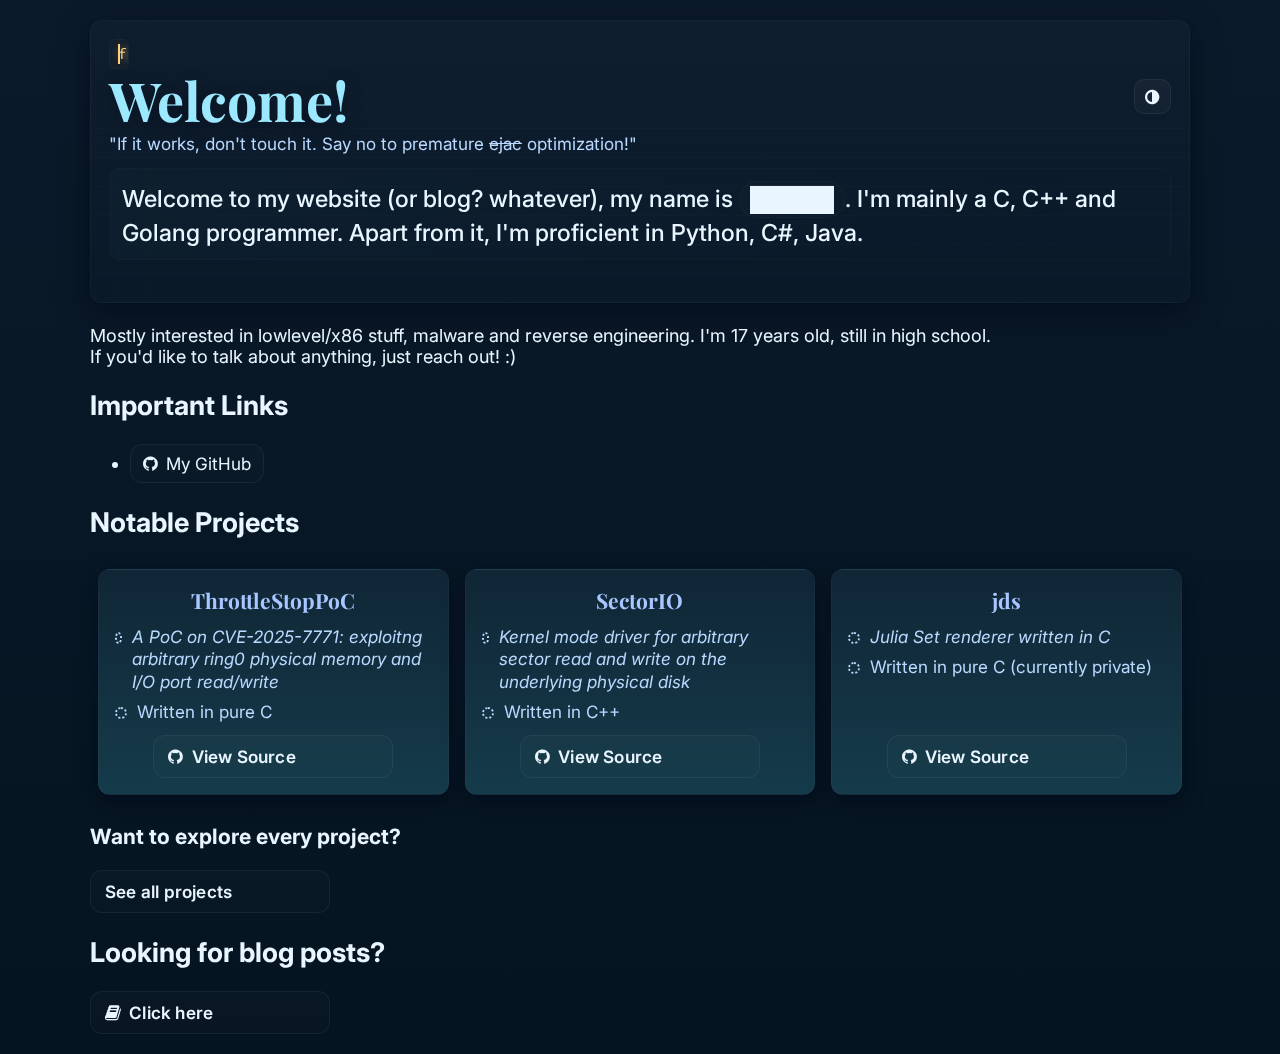
<file: index.html>
<!doctype html>
<html lang="en" data-theme="">
<head>
  <meta charset="utf-8" />
  <meta name="viewport" content="width=device-width, initial-scale=1, viewport-fit=cover" />
  <title>fxrstor's site</title>

  <link rel="preconnect" href="https://fonts.googleapis.com">
  <link rel="preconnect" href="https://fonts.gstatic.com" crossorigin>
  <link href="https://fonts.googleapis.com/css2?family=Playfair+Display:ital,wght@0,600;0,700;1,700&family=Inter:wght@300;400;600&family=Fira+Code&display=swap" rel="stylesheet">

  <link rel="stylesheet" href="https://cdnjs.cloudflare.com/ajax/libs/font-awesome/4.7.0/css/font-awesome.min.css">

  <link rel="stylesheet" href="stylesheet.css">
</head>
<body>
  <header id="main-header">
    <div class="header-inner hero">
      <div class="title-row">
        <div class="title-col">
          <div class="topper" aria-hidden="true">
            <span class="typewriter" aria-hidden="true">fxrstor · fxrstor · fxrstor</span>
          </div>

          <h1 id="title" tabindex="0" aria-describedby="subtitle">Welcome!</h1>
          <p class="super-subtitle" id="subtitle">"If it works, don't touch it. Say no to premature <s>ejac</s> optimization!"</p>
        </div>

        <div class="controls-col">
          <button id="theme-toggle" class="btn theme-btn" aria-pressed="false" title="Toggle theme" aria-label="Toggle theme">
            <i class="fa fa-adjust" aria-hidden="true"></i>
            <span class="sr-only">Toggle theme</span>
          </button>
        </div>
      </div>

      <p class="subtitle lead">Welcome to my website (or blog? whatever), my name is <span id="mystery-name" class="name-button" role="button" tabindex="0" aria-pressed="false">██████</span>.
      I'm mainly a C, C++ and Golang programmer. Apart from it, I'm proficient in Python, C#, Java.</p>
    </div>
  </header>

  <main>
    <section class="intro">
      <p>Mostly interested in lowlevel/x86 stuff, malware and reverse engineering. I'm 17 years old, still in high school.<br> 
      If you'd like to talk about anything, just reach out! :)</p>
    </section>

    <section class="links">
      <h2>Important Links</h2>
      <ul>
        <li><a class="btn-link" href="https://github.com/fxrstor" rel="noopener noreferrer" target="_blank"><i class="fa fa-github"></i> My GitHub</a></li>
      </ul>
    </section>

    <section id="projects-section">
      <h2>Notable Projects</h2>
      <div id="projects">
        <div id="project-1" class="project-card">
          <h3>ThrottleStopPoC</h3>
          <ul class="card-list">
            <li><i>A PoC on CVE-2025-7771: exploitng arbitrary ring0 physical memory and I/O port read/write</i></li>
            <li>Written in pure C</li>
          </ul>
          <a class="btn project-btn" href="https://github.com/fxrstor/ThrottleStopPoC" target="_blank" rel="noopener noreferrer"><i class="fa fa-github"></i> View Source</a>
        </div>

        <div id="project-2" class="project-card">
          <h3>SectorIO</h3>
          <ul class="card-list">
            <li><i>Kernel mode driver for arbitrary sector read and write on the underlying physical disk</i></li>
            <li>Written in C++</li>
          </ul>
          <a class="btn project-btn" href="https://github.com/fxrstor/SectorIO" target="_blank" rel="noopener noreferrer"><i class="fa fa-github"></i> View Source</a>
        </div>

        <div id="project-3" class="project-card">
          <h3>jds</h3>
          <ul class="card-list">
            <li><i>Julia Set renderer written in C</i></li>
            <li>Written in pure C (currently private)</li>
          </ul>
          <a class="btn project-btn" href="https://github.com/fxrstor/jds" target="_blank" rel="noopener noreferrer"><i class="fa fa-github"></i> View Source</a>
        </div>
      </div>

      <div class="all-projects">
        <h3>Want to explore every project?</h3>
          <a id="open-projects" class="btn project-btn" title="Open Projects index" onclick="location.replace('projects-index.html')">See all projects</a>
      </div>
    </section>

    <section class="bloglist">
      <h2>Looking for blog posts?</h2>
       <a id="open-blogs" class="btn project-btn" href="blogs-index.html"><i class="fa fa-book"></i> Click here</a>
    </section>
  </main>

  <script src="script.js"></script>
</body>
</html>
</file>
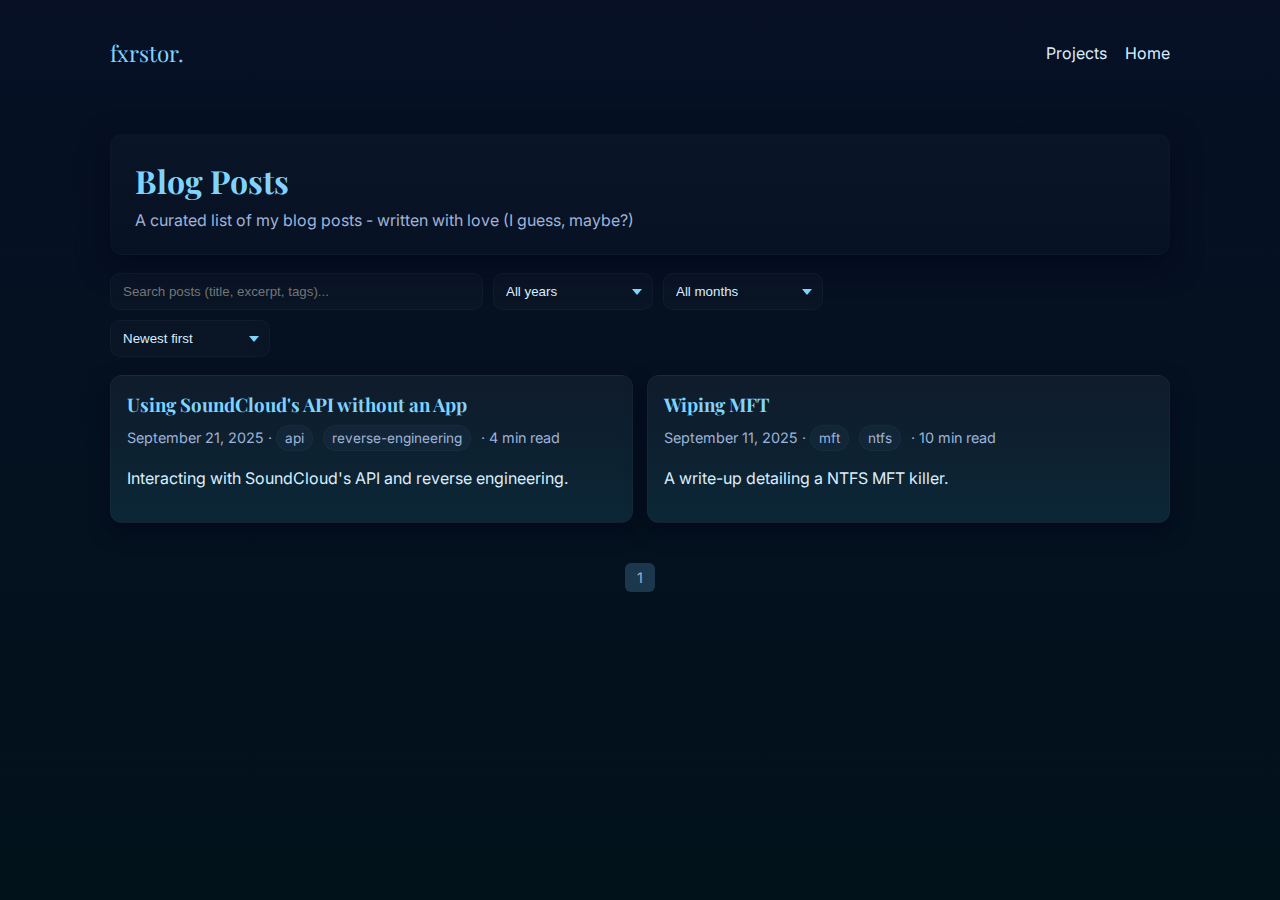
<file: blogs-index.html>
<!doctype html>
<html lang="en" data-theme="">
<head>
  <meta charset="utf-8" />
  <meta name="viewport" content="width=device-width, initial-scale=1" />
  <title>Blog - fxrstor.</title>

  <link rel="preconnect" href="https://fonts.googleapis.com">
  <link rel="preconnect" href="https://fonts.gstatic.com" crossorigin>
  <link href="https://fonts.googleapis.com/css2?family=Playfair+Display:ital,wght@0,600;0,700;1,700&family=Inter:wght@300;400;600&display=swap" rel="stylesheet">

  <link rel="stylesheet" href="blogs-index.css">
</head>
<body>
  <header class="header">
    <div class="container">
      <a class="brand" href="/">fxrstor.</a>
      <nav>
        <a href="/project-index.html">Projects</a>
        <a href="/">Home</a>
      </nav>
    </div>
  </header>

  <main class="container">
    <section class="hero">
      <h1>Blog Posts</h1>
      <p class="lead">A curated list of my blog posts - written with love (I guess, maybe?) </p>
    </section>

    <section class="controls">
      <div class="row">
        <input id="searchInput" type="search" placeholder="Search posts (title, excerpt, tags)..." aria-label="Search posts">
        <select id="yearFilter" aria-label="Filter by year">
          <option value="">All years</option>
        </select>
        <select id="monthFilter" aria-label="Filter by month">
          <option value="">All months</option>
          <option value="01">January</option>
          <option value="02">February</option>
          <option value="03">March</option>
          <option value="04">April</option>
          <option value="05">May</option>
          <option value="06">June</option>
          <option value="07">July</option>
          <option value="08">August</option>
          <option value="09">September</option>
          <option value="10">October</option>
          <option value="11">November</option>
          <option value="12">December</option>
        </select>
        <select id="sortSelect" aria-label="Sort posts">
          <option value="newest">Newest first</option>
          <option value="oldest">Oldest first</option>
        </select>
      </div>
    </section>

    <section id="postsList" class="posts-grid" aria-live="polite">
      <!-- Posts rendered by JS -->
    </section>

    <section id="pagination"></section>
  </main>

  <script src="blogs-index.js" defer></script>
</body>
</html>
</file>
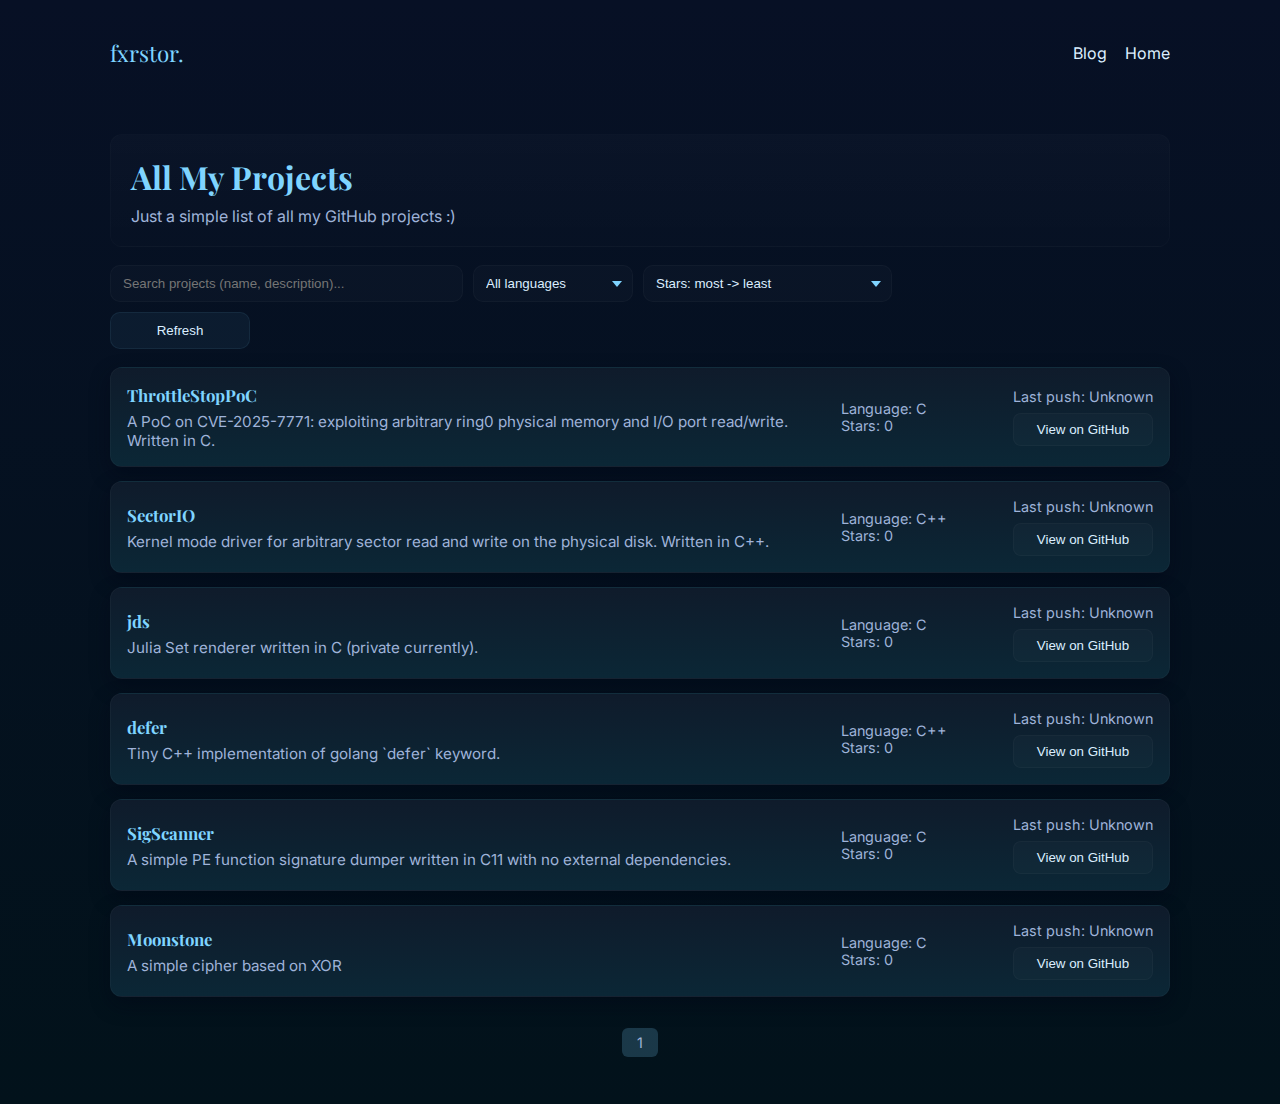
<file: projects-index.html>
<!doctype html>
<html lang="en" data-theme="">
<head>
  <meta charset="utf-8" />
  <meta name="viewport" content="width=device-width, initial-scale=1" />
  <title>Projects - fxrstor.</title>

  <link rel="preconnect" href="https://fonts.googleapis.com">
  <link rel="preconnect" href="https://fonts.gstatic.com" crossorigin>
  <link href="https://fonts.googleapis.com/css2?family=Playfair+Display:ital,wght@0,600;0,700;1,700&family=Inter:wght@300;400;600&display=swap" rel="stylesheet">

  <link rel="stylesheet" href="/projects-index.css">
</head>
<body>
  <header class="header">
    <div class="container">
      <a class="brand" href="/">fxrstor.</a>
      <nav>
        <a href="/blogs-index.html">Blog</a>
        <a href="/">Home</a>
      </nav>
    </div>
  </header>

  <main class="container">
    <section class="hero">
      <h1>All My Projects</h1>
      <p class="lead">Just a simple list of all my GitHub projects :)</p>
    </section>

    <section class="controls">
      <div class="row">
        <input id="projSearch" type="search" placeholder="Search projects (name, description)..." aria-label="Search projects">
        <select id="langFilter" aria-label="Filter by language">
          <option value="">All languages</option>
        </select>
        <select id="projSort" aria-label="Sort projects">
          <option value="stars_desc">Stars: most -> least</option>
          <option value="stars_asc">Stars: least -> most</option>
          <option value="updated_desc">Recently worked (new -> old)</option>
          <option value="updated_asc">Least recently worked (old -> new)</option>
        </select>

        <button id="refreshBtn" class="btn">Refresh</button>
      </div>
    </section>

    <section id="projectsList" class="projects-list" aria-live="polite">
    </section>

    <section id="pagination" aria-hidden="false" style="margin-top:18px;"></section>
  </main>

  <script src="projects-index.js" defer></script>
</body>
</html>
</file>
<file: stylesheet.css>
:root {
    --bg: #071025;
    --bg-2: #02121b;
    --muted: #dbeeff;
    --muted-2: #9fb3d9;
    --card: #0f1b2b;
    --panel-2: #123047;
    --accent: #7fd4ff;
    --accent-2: #a8c6ff;
    --nostalgia: #ffd27f;
    --neon-outline: rgba(127, 212, 255, 0.14);
    --btn-bg: linear-gradient(180deg, rgba(255, 255, 255, 0.02), rgba(255, 255, 255, 0.01));
    --lead-size: clamp(1.05rem, 1.9vw, 1.3rem);
    --title-size: clamp(1.6rem, 4.2vw, 3.2rem);
    --subtitle-size: clamp(0.95rem, 1.6vw, 1.05rem);
}

html[data-theme="cool"] {
    --bg: #0b1a2b;
    --card: #102636;
    --panel-2: #153b4a;
    --accent: #9be8ff;
    --muted: #eaf6ff;
    --muted-2: #b9d9ff;
}

* {
    box-sizing: border-box
}

html {
    font-size: clamp(14px, 1.6vw, 18px)
}

body {
    margin: 0;
    padding: 20px;
    min-height: 100vh;
    color: var(--muted);
    background: linear-gradient(180deg, var(--bg), var(--bg-2) 140%);
    font-family: Inter, system-ui, -apple-system, "Segoe UI", Roboto, Arial;
    -webkit-font-smoothing: antialiased;
    -moz-osx-font-smoothing: grayscale;
    position: relative;
    overflow-x: auto;
}

main,
header,
section {
    max-width: 1100px;
    margin: 0 auto;
    position: relative;
    z-index: 1
}

body::after {
    content: "";
    position: fixed;
    inset: 0;
    pointer-events: none;
    background-image: radial-gradient(rgba(255, 255, 255, 0.02) 0.5px, transparent 0.5px);
    background-size: 3px 3px;
    opacity: 0.06;
    mix-blend-mode: overlay;
}

.header-inner.hero {
    margin: 0 0 22px;
    padding: 18px;
    border-radius: 12px;
    background: linear-gradient(180deg, rgba(255, 255, 255, 0.02), rgba(255, 255, 255, 0.006));
    border: 1px solid rgba(255, 255, 255, 0.03);
    box-shadow: 0 10px 30px rgba(2, 6, 23, 0.6);
    overflow: hidden;
    position: relative;
}

.header-inner.hero::after {
    content: "";
    position: absolute;
    inset: 0;
    pointer-events: none;
    background-image:
        repeating-linear-gradient(0deg, transparent 0 14px, rgba(127, 212, 255, 0.035) 14px, transparent 14.5px),
        repeating-linear-gradient(90deg, transparent 0 14px, rgba(255, 210, 127, 0.02) 14px, transparent 14.5px);
    opacity: 0.35;
    mix-blend-mode: overlay;
}

.title-row {
    display: flex;
    gap: 18px;
    align-items: center;
    flex-wrap: wrap;
    position: relative;
}

.title-col {
    flex: 1 1 auto;
    min-width: 0
}

.controls-col {
    flex: 0 0 auto;
    display: flex;
    gap: 8px;
    align-items: center
}

.topper {
    display: inline-block;
    font-family: "Fira Code", monospace;
    color: var(--nostalgia);
    font-size: .82rem;
    padding: 4px 8px;
    border-radius: 6px;
    background: rgba(255, 210, 127, 0.02);
    border: 1px solid rgba(255, 210, 127, 0.03);
    white-space: nowrap;
    overflow: hidden
}

.topper .typewriter {
    display: inline-block;
    width: 0ch;
    border-right: 2px solid var(--nostalgia);
    color: var(--nostalgia);
    text-shadow: 0 0 8px rgba(255, 210, 127, 0.75), 0 0 18px rgba(255, 210, 127, 0.36);
    animation: typing 2.2s steps(27, end) infinite, blink-caret 600ms steps(1) infinite;
}

@keyframes typing {
    0% {
        width: 0ch
    }

    55% {
        width: 30ch
    }

    70% {
        width: 30ch
    }

    100% {
        width: 0ch
    }
}

@keyframes blink-caret {
    50% {
        border-color: transparent
    }
}

/* title & subtitles */
#title {
    margin: 0;
    font-family: "Playfair Display", serif;
    font-weight: 700;
    font-size: var(--title-size);
    color: var(--accent);
    line-height: 1;
    text-shadow: 0 1px 0 rgba(255, 255, 255, 0.02), 0 6px 18px rgba(2, 6, 23, 0.45)
}

.super-subtitle {
    margin: 6px 0 0;
    color: var(--muted-2);
    font-size: .95rem
}

.lead {
    margin-top: 14px;
    color: var(--muted);
    font-size: var(--lead-size);
    font-weight: 500;
    padding: 12px;
    border-radius: 10px;
    border: 1px solid rgba(255, 255, 255, 0.02);
    background: linear-gradient(90deg, rgba(127, 212, 255, 0.02), transparent);
}

.name-button {
    cursor: pointer;
    display: inline-flex;
    align-items: center;
    gap: 6px;
    padding: 6px 10px;
    border-radius: 999px;
    border: 1px solid rgba(255, 255, 255, 0.03);
    background: linear-gradient(90deg, rgba(255, 255, 255, 0.012), rgba(255, 255, 255, 0.006));
    font-weight: 600;
    font-family: "Fira Code", monospace;
    white-space: nowrap;
    vertical-align: baseline;
    line-height: 1;
}

.btn,
.btn-link {
    display: inline-flex;
    align-items: center;
    gap: 8px;
    padding: 8px 12px;
    border-radius: 12px;
    background: var(--btn-bg);
    color: var(--muted);
    border: 1px solid rgba(255, 255, 255, 0.06);
    cursor: pointer;
    text-decoration: none;
    font-size: .95rem;
    backdrop-filter: blur(3px);
    position: relative;
    overflow: hidden;
}

.btn:focus {
    outline: 3px solid var(--neon-outline);
    outline-offset: 2px
}

.btn:active {
    transform: translateY(1px) scale(.995);
    box-shadow: 0 6px 18px rgba(2, 6, 23, 0.5) inset
}

.btn::after {
    content: "";
    position: absolute;
    inset: 0;
    pointer-events: none;
    background: linear-gradient(90deg, rgba(255, 255, 255, 0.04), rgba(255, 255, 255, 0) 30%, rgba(255, 255, 255, 0.02));
    transform: translateX(-120%);
    transition: transform .5s cubic-bezier(.2, .9, .2, 1), opacity .18s;
    mix-blend-mode: overlay;
    opacity: .9;
}

.btn:hover::after {
    transform: translateX(8%);
    opacity: 1
}

.theme-btn {
    padding: 8px 10px;
    border-radius: 10px
}

.btn i.fa {
    display: inline-block;
    transition: transform .34s cubic-bezier(.2, .9, .2, 1)
}

.btn:hover i.fa {
    transform: rotate(-12deg) translateY(-1px)
}

#projects {
    display: grid;
    grid-template-columns: repeat(auto-fit, minmax(260px, 1fr));
    gap: 16px;
    margin-top: 12px;
    padding: 8px
}

.project-card {
    background: linear-gradient(180deg, var(--card), var(--panel-2));
    padding: 16px;
    border-radius: 12px;
    border: 1px solid rgba(255, 255, 255, 0.03);
    box-shadow: 0 8px 20px rgba(2, 6, 23, 0.55);
    display: flex;
    flex-direction: column;
    gap: 12px;
    min-height: 200px;
    transition: transform .22s, box-shadow .22s;
    overflow: hidden
}

.project-card:hover {
    transform: translateY(-8px) rotateX(1.5deg);
    box-shadow: 0 20px 46px rgba(2, 6, 23, 0.68)
}

.project-card h3 {
    margin: 0;
    color: var(--accent-2);
    text-align: center;
    font-family: "Playfair Display", serif
}

.card-list {
    list-style: none;
    padding: 0;
    margin: 0;
    display: flex;
    flex-direction: column;
    gap: 8px
}

.card-list li {
    color: var(--muted-2);
    font-size: .95rem;
    line-height: 1.3;
    display: flex;
    gap: 10px;
    align-items: flex-start
}

.card-list li::before {
    content: "";
    width: 8px;
    height: 8px;
    border-radius: 50%;
    border: 2px dotted var(--muted-2);
    margin-top: 6px
}

/* ensure project buttons bottom-aligned */
.project-btn {
    margin-top: auto;
    align-self: center;
    width: min(85%, 240px);
    border-radius: 12px;
    padding: 10px 14px;
    font-weight: 600;
    letter-spacing: .2px;
    text-align: center
}

.project-btn:hover {
    transform: translateY(-4px);
    box-shadow: 0 10px 30px rgba(0, 0, 0, 0.45), 0 0 18px rgba(127, 212, 255, 0.04)
}

a {
    color: var(--accent);
    text-decoration: none;
    position: relative;
    transition: color .25s
}

a::after {
    content: "";
    position: absolute;
    left: 0;
    bottom: -2px;
    height: 2px;
    width: 100%;
    background: var(--accent);
    transform: scaleX(0);
    transform-origin: right;
    transition: transform .25s
}

a:hover::after {
    transform: scaleX(1);
    transform-origin: left
}

a:hover {
    color: var(--accent-2)
}

/* banner scroll */
.site-banner {
    overflow: hidden;
    background: linear-gradient(90deg, rgba(255, 255, 255, 0.01), rgba(255, 255, 255, 0.006));
    border-radius: 10px;
    padding: 8px;
    border: 1px solid rgba(255, 255, 255, 0.03)
}

.site-banner-track {
    display: inline-block;
    white-space: nowrap;
    animation: banner-scroll 12s linear infinite;
    font-weight: 600;
    color: var(--muted-2)
}

@keyframes banner-scroll {
    0% {
        transform: translateX(0)
    }

    50% {
        transform: translateX(-30%)
    }

    100% {
        transform: translateX(0)
    }
}

body.disco {
    animation: disco-bg 2s linear infinite
}

@keyframes disco-bg {
    0% {
        background: linear-gradient(180deg, #071025, #02121b)
    }

    25% {
        background: linear-gradient(180deg, #2b153d, #10243a)
    }

    50% {
        background: linear-gradient(180deg, #17383b, #11223a)
    }

    75% {
        background: linear-gradient(180deg, #402b14, #10233a)
    }

    100% {
        background: linear-gradient(180deg, #071025, #02121b)
    }
}

#__site_toast_container {
    position: fixed;
    right: 18px;
    bottom: 18px;
    z-index: 9999;
    display: flex;
    flex-direction: column;
    gap: 8px;
    align-items: flex-end
}

.site-toast {
    min-width: 160px;
    padding: 10px 14px;
    background: rgba(18, 20, 26, 0.9);
    color: #fff;
    border-radius: 8px;
    border: 1px solid rgba(125, 198, 255, 0.08);
    box-shadow: 0 12px 30px rgba(2, 6, 23, 0.6);
    opacity: 0;
    transform: translateY(8px) scale(.98);
    transition: opacity .18s, transform .18s;
}

.site-toast.show {
    opacity: 1;
    transform: translateY(0) scale(1)
}

@media (max-width:520px) {

    .header-inner.hero {
        position: relative;
        padding-right: 56px;
    }

    .controls-col {
        position: absolute;
        right: 10px;
        top: 10px;
        pointer-events: auto;
    }

    #theme-toggle,
    .theme-btn {
        width: 40px;
        height: 40px;
        padding: 0;
        border-radius: 10px;
        display: inline-flex;
        align-items: center;
        justify-content: center;
        background: var(--btn-bg);
        border: 1px solid rgba(255, 255, 255, 0.06);
        box-shadow: 0 6px 14px rgba(2, 6, 23, 0.35);
    }

    .btn::after {
        opacity: 0.8;
        transform: translateX(-90%);
    }
}

@media (max-width:380px) {
    .name-button {
        padding: 4px 8px;
        font-size: .95rem;
    }

    .lead {
        font-size: 0.98rem;
    }
}

@media (max-width:640px) {
    .header-inner.hero {
        padding: 12px
    }

    .title-row {
        gap: 12px;
        align-items: flex-start
    }

    .controls-col {
        order: 2
    }

    .title-col {
        order: 1
    }

    .subtitle,
    .lead {
        font-size: 1rem
    }

    .project-card {
        min-height: 180px
    }

    .site-banner-track {
        font-size: .95rem
    }

    .name-button {
        background: linear-gradient(90deg, rgba(255, 255, 255, 0.01), rgba(255, 255, 255, 0.004));
        border: 1px solid rgba(255, 255, 255, 0.02);
    }
}

@media print {

    html,
    body {
        background: #fff;
        color: #111
    }

    body::after,
    .header-inner.hero::after {
        display: none
    }

    .header-inner.hero {
        background: #fff;
        border: none;
        box-shadow: none;
        padding: 12px
    }

    a::after {
        content: " (" attr(href) ")";
        font-size: .85em;
        color: #333
    }

    .site-banner,
    .project-card,
    .btn {
        box-shadow: none;
        border: 1px solid #eee;
        background: #fff;
        color: #111
    }

    .site-banner-track {
        animation: none
    }
}
</file>
<file: blogs-index.css>
:root {
    --bg: #071025;
    --card: #0f1b2b;
    --muted: #dbeeff;
    --accent: #7fd4ff;
    --muted-2: #9fb3d9;
    --glass: linear-gradient(180deg, rgba(255, 255, 255, 0.02), rgba(255, 255, 255, 0.008));
    font-family: Inter, system-ui, -apple-system, "Segoe UI", Roboto, "Helvetica Neue", Arial;
}

* {
    box-sizing: border-box
}

html,
body {
    height: 100%;
    margin: 0;
    background: linear-gradient(180deg, var(--bg), #02121b);
    color: var(--muted);
    -webkit-font-smoothing: antialiased
}

body {
    padding-bottom: 40px;
}

.container {
    max-width: 1100px;
    margin: 28px auto;
    padding: 0 20px
}

.header {
    padding: 10px 0
}

.header .container {
    display: flex;
    align-items: center;
    justify-content: space-between
}

.brand {
    font-family: "Playfair Display", serif;
    color: var(--accent);
    font-size: 1.4rem;
    text-decoration: none
}

.header nav a {
    color: var(--muted);
    margin-left: 14px;
    text-decoration: none;
    position: relative;
    padding-bottom: 2px;
    transition: color 0.3s;
}

.header nav a::after {
    content: '';
    position: absolute;
    left: 0;
    bottom: 0;
    width: 0%;
    height: 2px;
    background: var(--accent);
    transition: width 0.3s ease;
}

.header nav a:hover::after,
.header nav a:focus::after {
    width: 100%;
}

.header nav a:hover {
    color: var(--accent);
}

.header nav a:active {
    transform: scale(0.95);
}


.hero {
    background: var(--glass);
    padding: 24px;
    border-radius: 12px;
    border: 1px solid rgba(255, 255, 255, 0.02);
    box-shadow: 0 10px 30px rgba(2, 6, 23, 0.6)
}

.hero h1 {
    font-family: "Playfair Display", serif;
    margin: 0;
    color: var(--accent)
}

.hero .lead {
    margin: 8px 0 0;
    color: var(--muted-2)
}

.controls {
    margin-top: 18px;
    display: flex;
    gap: 8px;
    align-items: center
}

.row {
    display: flex;
    gap: 10px;
    flex-wrap: wrap
}

input[type=search],
select {
    padding: 10px 12px;
    border-radius: 10px;
    border: 1px solid rgba(255, 255, 255, 0.03);
    background: rgba(255, 255, 255, 0.02);
    color: var(--muted);
    min-width: 160px
}

input[type=search],
select {
    padding: 10px 12px;
    border-radius: 10px;
    border: 1px solid rgba(255, 255, 255, 0.03);
    background: rgba(255, 255, 255, 0.02);
    color: var(--muted);
    min-width: 160px;
    appearance: none;
    -webkit-appearance: none;
    -moz-appearance: none;
    position: relative;
}

select {
    background-image: url("data:image/svg+xml,%3Csvg viewBox='0 0 10 6' xmlns='http://www.w3.org/2000/svg'%3E%3Cpath d='M0 0l5 6 5-6z' fill='%237FD4FF'/%3E%3C/svg%3E");
    background-repeat: no-repeat;
    background-position: right 10px center;
    background-size: 10px 6px;
    padding-right: 30px;
    cursor: pointer;
}

select:focus {
    outline: none;
    border-color: var(--accent);
    box-shadow: 0 0 0 2px rgba(127, 212, 255, 0.3);
}

select option {
    background: var(--card);
    color: var(--muted);
}

input[type=search] {
    flex: 1 1 320px
}

.posts-grid {
    margin-top: 18px;
    display: grid;
    grid-template-columns: repeat(auto-fit, minmax(280px, 1fr));
    gap: 14px
}

.post-card {
    background: linear-gradient(180deg, var(--card), #0b2736);
    padding: 16px;
    border-radius: 12px;
    border: 1px solid rgba(255, 255, 255, 0.03);
    box-shadow: 0 8px 20px rgba(2, 6, 23, 0.55);
    text-decoration: none;
    display: block;
    transition: transform 0.2s, box-shadow 0.2s;
}

.post-card:hover {
    transform: translateY(-3px);
    box-shadow: 0 12px 30px rgba(2, 6, 23, 0.7);
}

.post-card h3 {
    margin: 0 0 8px;
    color: var(--accent);
    font-family: "Playfair Display", serif
}

.post-meta {
    font-size: 0.9rem;
    color: var(--muted-2);
    margin-bottom: 8px
}

.post-excerpt {
    color: var(--muted);
    line-height: 1.45
}

.tag {
    display: inline-block;
    padding: 4px 8px;
    border-radius: 999px;
    background: rgba(127, 212, 255, 0.04);
    border: 1px solid rgba(127, 212, 255, 0.04);
    color: var(--muted-2);
    font-size: 0.85rem;
    margin-right: 6px
}

#pagination {
  margin-top: 20px;
  display: flex;
  flex-wrap: wrap;
  justify-content: center;
  gap: 6px; 
  padding: 10px 15px;
}


#pagination button {
  margin: 3px;
  padding: 6px 12px; 
  border: none;
  border-radius: 6px;
  background: rgba(127,212,255,0.1);
  color: var(--muted);
  cursor: pointer;
  font-family: inherit;
  font-size: 0.9rem;
  transition: background 0.2s, transform 0.2s;
}

#pagination button,
#pagination input[type="number"] {
  margin: 3px;
}

#pagination > * {
  flex-shrink: 0;
}

/* force new line behavior for neat wrapping of controls */
#pagination::after {
  content: "";
  flex-basis: 100%;
  height: 0;
}

#pagination button:hover:not(:disabled) {
  background: var(--accent);
  color: #071025;
  transform: translateY(-2px);
}

#pagination button:disabled {
  background: rgba(127,212,255,0.2);
  color: var(--muted-2);
  cursor: default;
}

#pagination input[type="number"]::-webkit-outer-spin-button,
#pagination input[type="number"]::-webkit-inner-spin-button {
  -webkit-appearance: none;
  margin: 0;
}

#pagination input[type="number"] {
  -moz-appearance: textfield; /* Firefox only, huh */
  width: 50px;
  padding: 6px 12px;
  border-radius: 6px;
  border: 1px solid rgba(255,255,255,0.1);
  text-align: center;
  background: var(--card);
  color: var(--muted);
  font-family: inherit;
  font-size: 0.9rem;
  display: flex;
  align-items: center;
}

@media (max-width: 640px) {
  #pagination {
    justify-content: flex-start;
    padding: 10px 15px;
  }
}

mark {
    background: var(--accent);
    color: #071025
}

@media (max-width:640px) {
    .posts-grid {
        grid-template-columns: 1fr
    }

    .controls {
        flex-direction: column;
        align-items: stretch
    }

    input[type=search] {
        order: 0
    }
}
</file>
<file: projects-index.css>
:root {
    --bg: #071025;
    --card: #0f1b2b;
    --muted: #dbeeff;
    --accent: #7fd4ff;
    --muted-2: #9fb3d9;
    font-family: Inter, system-ui, -apple-system, "Segoe UI", Roboto, "Helvetica Neue", Arial;
}

* {
    box-sizing: border-box;
}

html,
body {
    min-height: 100%;
    margin: 0;
    background: linear-gradient(180deg, var(--bg), #02121b);
    color: var(--muted);
    -webkit-font-smoothing: antialiased;
}

.container {
    max-width: 1100px;
    margin: 28px auto;
    padding: 0 20px;
}

.header {
    padding: 10px 0;
}

.header .container {
    display: flex;
    align-items: center;
    justify-content: space-between;
}

.brand {
    font-family: "Playfair Display", serif;
    color: var(--accent);
    font-size: 1.4rem;
    text-decoration: none;
}

.header nav a {
    color: var(--muted);
    margin-left: 14px;
    text-decoration: none;
    position: relative;
    padding-bottom: 2px;
    transition: color 0.3s;
}

.header nav a::after {
    content: '';
    position: absolute;
    left: 0;
    bottom: 0;
    width: 0%;
    height: 2px;
    background: var(--accent);
    transition: width 0.3s ease;
}

.header nav a:hover::after,
.header nav a:focus::after {
    width: 100%;
}

.header nav a:hover {
    color: var(--accent);
}

.header nav a:active {
    transform: scale(0.95);
}

.hero {
    background: linear-gradient(180deg, rgba(255, 255, 255, 0.02), rgba(255, 255, 255, 0.006));
    padding: 20px;
    border-radius: 12px;
    border: 1px solid rgba(255, 255, 255, 0.02);
}

.hero h1 {
    font-family: "Playfair Display", serif;
    margin: 0;
    color: var(--accent);
}

.lead {
    margin: 8px 0 0;
    color: var(--muted-2);
}

.controls {
    margin-top: 18px;
    display: flex;
    gap: 8px;
    align-items: center;
}

.row {
    display: flex;
    gap: 10px;
    flex-wrap: wrap;
}

input[type=search],
input[type=password],
select,
button {
    padding: 10px 12px;
    border-radius: 10px;
    border: 1px solid rgba(255, 255, 255, 0.03);
    background: rgba(255, 255, 255, 0.02);
    color: var(--muted);
    min-width: 140px;
    appearance: none;
}

input[type=search] {
    flex: 1 1 260px;
}


input[type=search],
select {
    padding: 10px 12px;
    border-radius: 10px;
    border: 1px solid rgba(255, 255, 255, 0.03);
    background: rgba(255, 255, 255, 0.02);
    color: var(--muted);
    min-width: 160px
}

input[type=search],
select {
    padding: 10px 12px;
    border-radius: 10px;
    border: 1px solid rgba(255, 255, 255, 0.03);
    background: rgba(255, 255, 255, 0.02);
    color: var(--muted);
    min-width: 160px;
    appearance: none;
    -webkit-appearance: none;
    -moz-appearance: none;
    position: relative;
}

select {
    background-image: url("data:image/svg+xml,%3Csvg viewBox='0 0 10 6' xmlns='http://www.w3.org/2000/svg'%3E%3Cpath d='M0 0l5 6 5-6z' fill='%237FD4FF'/%3E%3C/svg%3E");
    background-repeat: no-repeat;
    background-position: right 10px center;
    background-size: 10px 6px;
    padding-right: 30px;
    cursor: pointer;
}

select:focus {
    outline: none;
    border-color: var(--accent);
    box-shadow: 0 0 0 2px rgba(127, 212, 255, 0.3);
}

select option {
    background: var(--card);
    color: var(--muted);
}


button {
    cursor: pointer;
    border-radius: 10px;
    transition: transform .12s ease, background .12s ease, color .12s ease;
}

#refreshBtn.btn {
    background: rgba(127, 212, 255, 0.06);
    border: 1px solid rgba(127, 212, 255, 0.08);
    color: var(--muted);
}

#refreshBtn.btn:hover {
    background: var(--accent);
    color: #071025;
    transform: translateY(-2px);
}

#refreshBtn.btn:active {
    transform: translateY(0);
}

.projects-list {
    margin-top: 18px;
    display: grid;
    grid-template-columns: 1fr;
    gap: 14px;
}

.project-row {
    display: grid;
    grid-template-columns: 1fr 140px 160px;
    gap: 12px;
    align-items: center;
    padding: 16px;
    border-radius: 12px;
    background: linear-gradient(180deg, var(--card), #0b2736);
    border: 1px solid rgba(255, 255, 255, 0.03);
    text-decoration: none;
    color: inherit;
    transition: transform .16s ease, box-shadow .16s ease;
    box-shadow: 0 8px 20px rgba(2, 6, 23, 0.45);
}

.project-row:hover {
    transform: translateY(-6px);
    box-shadow: 0 18px 40px rgba(2, 6, 23, 0.6);
}

.project-row:active {
    transform: translateY(-2px);
}

.project-row h3 {
    margin: 0;
    font-family: "Playfair Display", serif;
    color: var(--accent);
    font-size: 1.05rem;
}

.project-row .project-desc {
    color: var(--muted-2);
    font-size: 0.95rem;
    margin-top: 6px;
}

.meta {
    font-size: 0.9rem;
    color: var(--muted-2);
    display: block;
}

.right-col {
    display: flex;
    flex-direction: column;
    gap: 8px;
    align-items: flex-end;
}

.link-btn {
    display: inline-block;
    padding: 8px 10px;
    border-radius: 8px;
    background: rgba(255, 255, 255, 0.02);
    border: 1px solid rgba(255, 255, 255, 0.03);
    text-decoration: none;
    color: var(--muted);
    transition: background .14s ease, transform .12s ease, color .12s ease;
    cursor: pointer;
}

.link-btn:hover {
    background: var(--accent);
    color: #071025;
    transform: translateY(-2px);
}

.link-btn:active {
    transform: translateY(0);
}

@media (max-width:760px) {
    .project-row {
        grid-template-columns: 1fr;
        gap: 8px;
        padding: 12px;
    }

    .meta {
        display: flex;
        gap: 8px;
        flex-wrap: wrap;
    }

    .right-col {
        align-items: flex-start;
    }
}

mark {
    background: var(--accent);
    color: #071025;
    padding: 0 2px;
    border-radius: 2px;
}

#pagination {
    margin-top: 20px;
    display: flex;
    flex-wrap: wrap;
    justify-content: center;
    gap: 6px;
    padding: 10px 15px;
}

#pagination button {
    margin: 3px;
    padding: 6px 8px;
    min-width: 36px;
    width: auto;
    display: inline-flex;
    align-items: center;
    justify-content: center;
    border: none;
    border-radius: 6px;
    background: rgba(127, 212, 255, 0.1);
    color: var(--muted);
    cursor: pointer;
    font-family: inherit;
    font-size: 0.9rem;
    transition: background 0.2s, transform 0.2s;
}

#pagination button,
#pagination input[type="number"] {
    margin: 3px;
}

#pagination>* {
    flex-shrink: 0;
}

#pagination::after {
    content: "";
    flex-basis: 100%;
    height: 0;
}

#pagination button:hover:not(:disabled) {
    background: var(--accent);
    color: #071025;
    transform: translateY(-2px);
}

#pagination button:disabled {
    background: rgba(127, 212, 255, 0.2);
    color: var(--muted-2);
    cursor: default;
}

#pagination input[type="number"]::-webkit-outer-spin-button,
#pagination input[type="number"]::-webkit-inner-spin-button {
    -webkit-appearance: none;
    margin: 0;
}

#pagination input[type="number"] {
    -moz-appearance: textfield;
    /* Firefox */
    width: 50px;
    padding: 6px 12px;
    border-radius: 6px;
    border: 1px solid rgba(255, 255, 255, 0.1);
    text-align: center;
    background: var(--card);
    color: var(--muted);
    font-family: inherit;
    font-size: 0.9rem;
    display: flex;
    align-items: center;
}

@media (max-width: 640px) {
    #pagination {
        justify-content: flex-start;
        padding: 10px 15px;
    }
}
</file>
